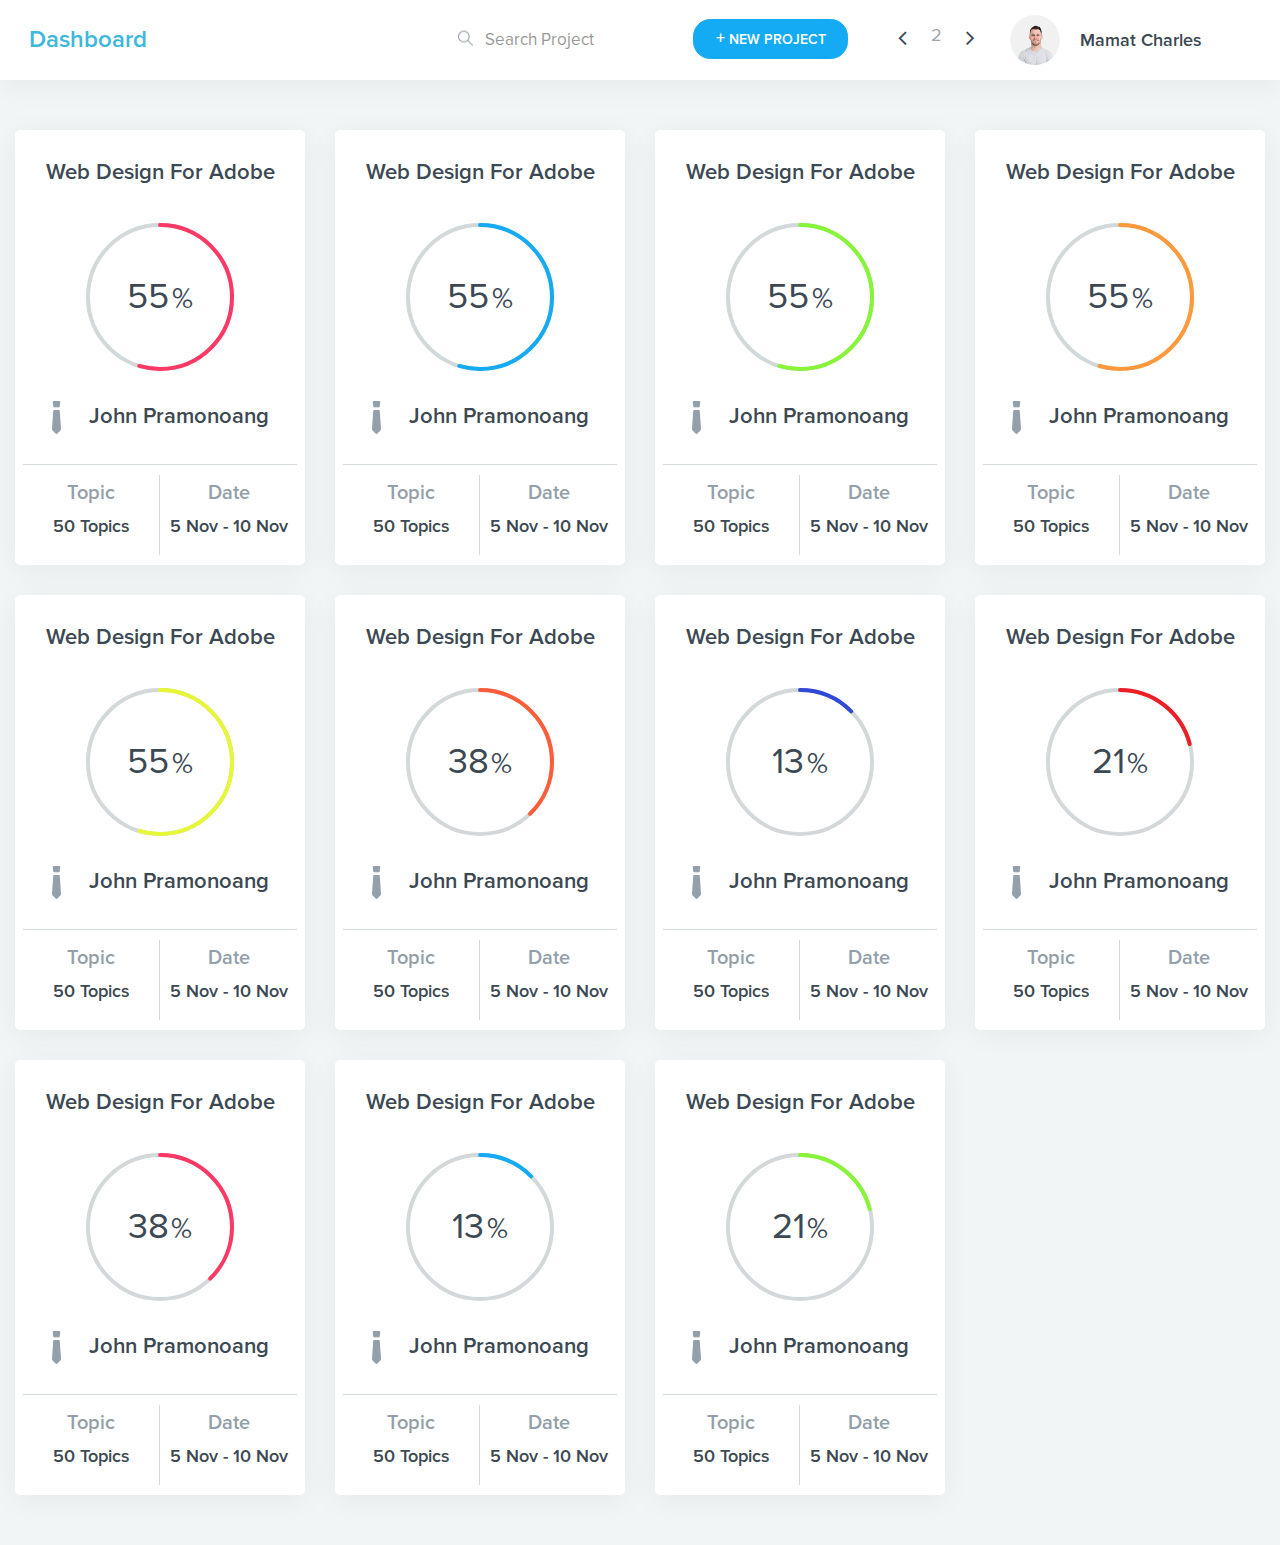
<file: index.html>
<!DOCTYPE html>
<html>
	<head>
		<meta charset="utf-8">
		<meta http-equiv="X-UA-Compatible" content="IE=edge">
		<meta name="viewport" content="width=device-width, initial-scale=1">
		<title>Dashboard</title>

		<!-- Bootstrap CSS -->
		<link rel="stylesheet" type="text/css" href="assets/css/bootstrap.min.css">

		<!-- FontAwesome CSS -->
		<link rel="stylesheet" type="text/css" href="assets/css/font-awesome.min.css">

		<!-- Custom CSS -->
		<link rel="stylesheet" type="text/css" href="assets/css/style.css">
	</head>
	<body>
		<nav class="navbar navbar-default navbar-top" role="navigation">
			<div class="container">
				<!-- Brand and toggle get grouped for better mobile display -->
				<div class="navbar-header">
					<button type="button" class="navbar-toggle" data-toggle="collapse" data-target=".navbar-ex1-collapse">
						<span class="sr-only">Toggle navigation</span>
						<span class="icon-bar"></span>
						<span class="icon-bar"></span>
						<span class="icon-bar"></span>
					</button>
					<a class="navbar-brand" href="#">Dashboard</a>
				</div>
		
				<!-- Collect the nav links, forms, and other content for toggling -->
				<div class="collapse navbar-collapse navbar-ex1-collapse">
					<ul class="nav navbar-nav navbar-right">
						<li class="project-button">
							<a href="#"><span>+</span> New Project</a>
						</li>
						<li class="menu-paginator">
							<a href="#"><i class="fa fa-angle-left"></i></a>
							<span>2</span>
							<a href="#"><i class="fa fa-angle-right"></i></a>
						</li>
						<li class="profile">
							<a href="#">
								<div class="thumbnail">
									<img src="assets/img/avatar.png" alt="">
								</div>
								<span>Mamat Charles</span>
								<div class="clearfix"></div>
							</a>
						</li>
					</ul>
					<form class="navbar-form navbar-right search-form" role="search">
						<div class="form-group">
							<input type="text" class="form-control" placeholder="Search Project">
						</div>
					</form>
				</div><!-- /.navbar-collapse -->
			</div>
		</nav>
		<section id="content">
			<div class="container">
				<div class="row box-grid">
					<div class="col-md-3">
						<div class="box">
							<h2 class="title">Web Design For Adobe</h2>
							<div class="progres">
								<span class="chart" data-percent="65" data-index="0">
									<span class="percent"></span>
								</span>
								<div class="clearfix"></div>
							</div>
							<h3 class="author">John Pramonoang</h3>
							<div class="box-body">
								<div class="box-info pull-left">
									<h4 class="title">Topic</h4>
									<span>50 Topics</span>
								</div>
								<div class="box-info pull-right no-border">
									<h4 class="title">Date</h4>
									<span>5 Nov - 10 Nov</span>
								</div>
								<div class="clearfix"></div>
							</div>
						</div>
					</div>
					<div class="col-md-3">
						<div class="box">
							<h2 class="title">Web Design For Adobe</h2>
							<div class="progres">
								<span class="chart" data-percent="65" data-index="1">
									<span class="percent"></span>
								</span>
								<div class="clearfix"></div>
							</div>
							<h3 class="author">John Pramonoang</h3>
							<div class="box-body">
								<div class="box-info pull-left">
									<h4 class="title">Topic</h4>
									<span>50 Topics</span>
								</div>
								<div class="box-info pull-right no-border">
									<h4 class="title">Date</h4>
									<span>5 Nov - 10 Nov</span>
								</div>
								<div class="clearfix"></div>
							</div>
						</div>
					</div>
					<div class="col-md-3">
						<div class="box">
							<h2 class="title">Web Design For Adobe</h2>
							<div class="progres">
								<span class="chart" data-percent="65" data-index="2">
									<span class="percent"></span>
								</span>
								<div class="clearfix"></div>
							</div>
							<h3 class="author">John Pramonoang</h3>
							<div class="box-body">
								<div class="box-info pull-left">
									<h4 class="title">Topic</h4>
									<span>50 Topics</span>
								</div>
								<div class="box-info pull-right no-border">
									<h4 class="title">Date</h4>
									<span>5 Nov - 10 Nov</span>
								</div>
								<div class="clearfix"></div>
							</div>
						</div>
					</div>
					<div class="col-md-3">
						<div class="box">
							<h2 class="title">Web Design For Adobe</h2>
							<div class="progres">
								<span class="chart" data-percent="65" data-index="3">
									<span class="percent"></span>
								</span>
								<div class="clearfix"></div>
							</div>
							<h3 class="author">John Pramonoang</h3>
							<div class="box-body">
								<div class="box-info pull-left">
									<h4 class="title">Topic</h4>
									<span>50 Topics</span>
								</div>
								<div class="box-info pull-right no-border">
									<h4 class="title">Date</h4>
									<span>5 Nov - 10 Nov</span>
								</div>
								<div class="clearfix"></div>
							</div>
						</div>
					</div>
					<div class="col-md-3">
						<div class="box">
							<h2 class="title">Web Design For Adobe</h2>
							<div class="progres">
								<span class="chart" data-percent="65" data-index="4">
									<span class="percent"></span>
								</span>
								<div class="clearfix"></div>
							</div>
							<h3 class="author">John Pramonoang</h3>
							<div class="box-body">
								<div class="box-info pull-left">
									<h4 class="title">Topic</h4>
									<span>50 Topics</span>
								</div>
								<div class="box-info pull-right no-border">
									<h4 class="title">Date</h4>
									<span>5 Nov - 10 Nov</span>
								</div>
								<div class="clearfix"></div>
							</div>
						</div>
					</div>
					<div class="col-md-3">
						<div class="box">
							<h2 class="title">Web Design For Adobe</h2>
							<div class="progres">
								<span class="chart" data-percent="45" data-index="5">
									<span class="percent"></span>
								</span>
								<div class="clearfix"></div>
							</div>
							<h3 class="author">John Pramonoang</h3>
							<div class="box-body">
								<div class="box-info pull-left">
									<h4 class="title">Topic</h4>
									<span>50 Topics</span>
								</div>
								<div class="box-info pull-right no-border">
									<h4 class="title">Date</h4>
									<span>5 Nov - 10 Nov</span>
								</div>
								<div class="clearfix"></div>
							</div>
						</div>
					</div>
					<div class="col-md-3">
						<div class="box">
							<h2 class="title">Web Design For Adobe</h2>
							<div class="progres">
								<span class="chart" data-percent="15" data-index="6">
									<span class="percent"></span>
								</span>
								<div class="clearfix"></div>
							</div>
							<h3 class="author">John Pramonoang</h3>
							<div class="box-body">
								<div class="box-info pull-left">
									<h4 class="title">Topic</h4>
									<span>50 Topics</span>
								</div>
								<div class="box-info pull-right no-border">
									<h4 class="title">Date</h4>
									<span>5 Nov - 10 Nov</span>
								</div>
								<div class="clearfix"></div>
							</div>
						</div>
					</div>
					<div class="col-md-3">
						<div class="box">
							<h2 class="title">Web Design For Adobe</h2>
							<div class="progres">
								<span class="chart" data-percent="25" data-index="7">
									<span class="percent"></span>
								</span>
								<div class="clearfix"></div>
							</div>
							<h3 class="author">John Pramonoang</h3>
							<div class="box-body">
								<div class="box-info pull-left">
									<h4 class="title">Topic</h4>
									<span>50 Topics</span>
								</div>
								<div class="box-info pull-right no-border">
									<h4 class="title">Date</h4>
									<span>5 Nov - 10 Nov</span>
								</div>
								<div class="clearfix"></div>
							</div>
						</div>
					</div>
					<div class="col-md-3">
						<div class="box">
							<h2 class="title">Web Design For Adobe</h2>
							<div class="progres">
								<span class="chart" data-percent="45" data-index="8">
									<span class="percent"></span>
								</span>
								<div class="clearfix"></div>
							</div>
							<h3 class="author">John Pramonoang</h3>
							<div class="box-body">
								<div class="box-info pull-left">
									<h4 class="title">Topic</h4>
									<span>50 Topics</span>
								</div>
								<div class="box-info pull-right no-border">
									<h4 class="title">Date</h4>
									<span>5 Nov - 10 Nov</span>
								</div>
								<div class="clearfix"></div>
							</div>
						</div>
					</div>
					<div class="col-md-3">
						<div class="box">
							<h2 class="title">Web Design For Adobe</h2>
							<div class="progres">
								<span class="chart" data-percent="15" data-index="9">
									<span class="percent"></span>
								</span>
								<div class="clearfix"></div>
							</div>
							<h3 class="author">John Pramonoang</h3>
							<div class="box-body">
								<div class="box-info pull-left">
									<h4 class="title">Topic</h4>
									<span>50 Topics</span>
								</div>
								<div class="box-info pull-right no-border">
									<h4 class="title">Date</h4>
									<span>5 Nov - 10 Nov</span>
								</div>
								<div class="clearfix"></div>
							</div>
						</div>
					</div>
					<div class="col-md-3">
						<div class="box">
							<h2 class="title">Web Design For Adobe</h2>
							<div class="progres">
								<span class="chart" data-percent="25" data-index="10">
									<span class="percent"></span>
								</span>
								<div class="clearfix"></div>
							</div>
							<h3 class="author">John Pramonoang</h3>
							<div class="box-body">
								<div class="box-info pull-left">
									<h4 class="title">Topic</h4>
									<span>50 Topics</span>
								</div>
								<div class="box-info pull-right no-border">
									<h4 class="title">Date</h4>
									<span>5 Nov - 10 Nov</span>
								</div>
								<div class="clearfix"></div>
							</div>
						</div>
					</div>
				</div>
			</div>
		</section>

		<!-- jQuery -->
		<script src="assets/js/jquery.min.js"></script>
		<!-- Bootstrap JavaScript -->
		<script src="assets/js/bootstrap.min.js"></script>
		<!-- Easy Pie Chart -->
		<script src="assets/plugins/easy-pie-chart/dist/jquery.easypiechart.min.js"></script>
		<script>
		$(function() {
			var element = $('.chart');
			var colors = ['#FD3865', '#14abf4', '#86F537', '#FF9939', '#E6F737', '#FF5C39', '#3049D7'];
			var cIndex = 0; // index for colors
			$.each(element, function(index) {
				// detect if colors index > 7 then, colors index will change the value to 0 again
				if(cIndex > 7) {
					cIndex = 0;
				}

				// start bars 
				$('.chart[data-index="'+index+'"]').easyPieChart({
					trackColor: '#d3d9db',
					barColor: colors[cIndex],
					lineWidth: 4,
					size: 148,
					scaleColor: false,
					onStep: function(from, to, percent) {
						$(this.el).find('.percent').text(Math.round(percent));
					}
				});

				cIndex++; // plus index
			});
		});
		</script>
	</body>
</html>
</file>
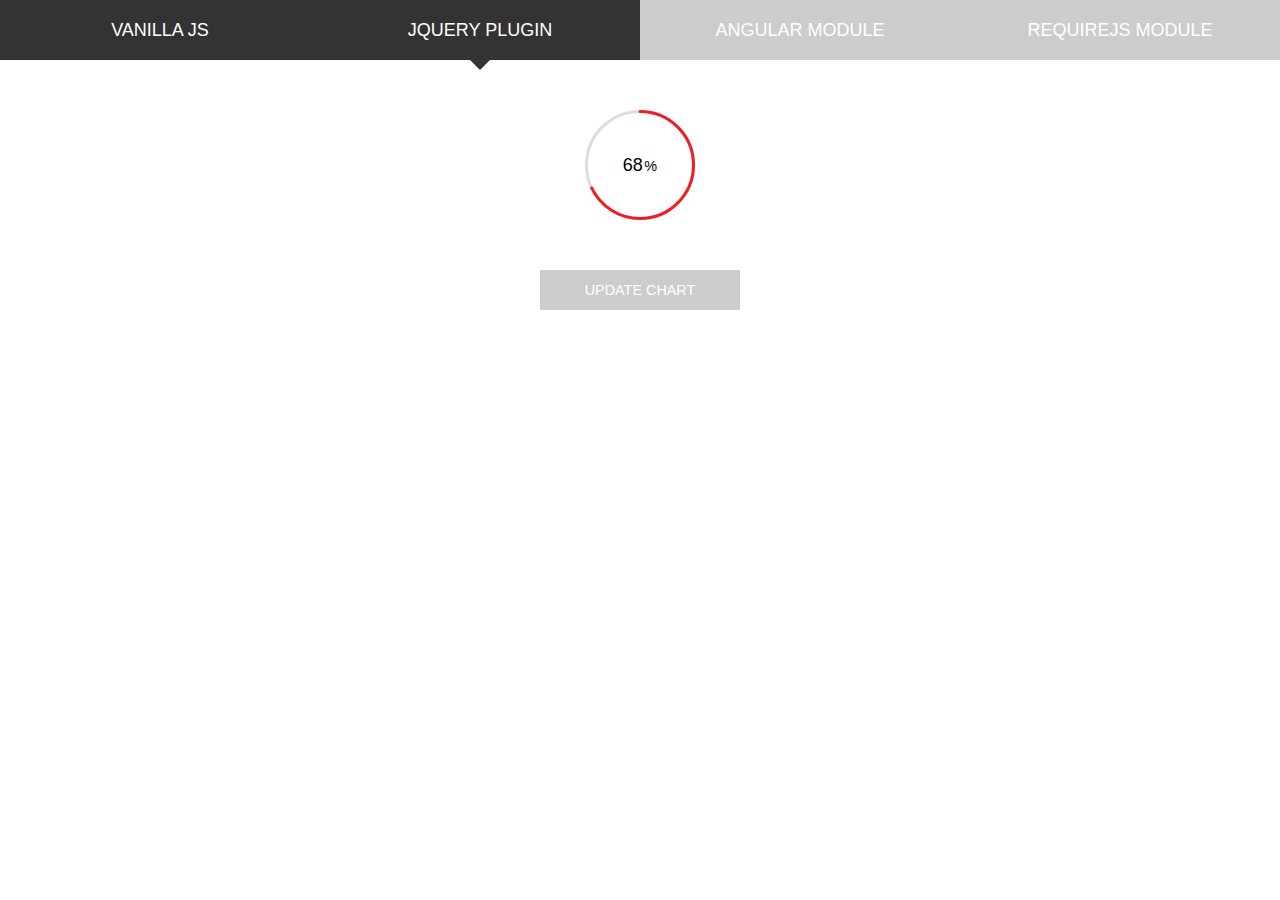
<file: assets/plugins/easy-pie-chart/demo/jquery.html>
<!doctype html>
<html lang="en">
<head>
	<meta charset="UTF-8"/>
	<title>jQuery</title>
	<meta name="viewport" content="width=device-width"/>
	<link rel="stylesheet" href="style.css"/>
</head>
<body>

	<ul>
		<li><a href="index.html">Vanilla JS</a></li>
		<li><a href="jquery.html" class="active">jQuery plugin</a></li>
		<li><a href="angular.html">Angular module</a></li>
		<li><a href="requirejs.html">RequireJS module</a></li>
	</ul>

	<span class="chart" data-percent="86">
		<span class="percent"></span>
	</span>

	<span class="btn js_update">Update chart</span>

	<script src="http://code.jquery.com/jquery-2.0.3.min.js"></script>
	<script src="../dist/jquery.easypiechart.min.js"></script>
	<script>
	$(function() {
		$('.chart').easyPieChart({
			trackColor: '#ddd',
			scaleColor: false,
			onStep: function(from, to, percent) {
				$(this.el).find('.percent').text(Math.round(percent));
			}
		});
	});
	</script>
</body>
</html>
</file>
<file: assets/css/style.css>
/*

Coded By: MangCoding Solution;
Design By: Riko Sapto Dimo;
Created At: 27/11/16;

*/

@font-face {
	font-family: 'Proxima Nova';
	src: url('../fonts/ProximaNovaRegular.otf');
	font-weight: 400;
}
@font-face {
	font-family: 'Proxima Nova';
	src: url('../fonts/ProximaNovaSemibold.otf');
	font-weight: 600;
}

html, body, div, span, applet, object, iframe,
h1, h2, h3, h4, h5, h6, p, blockquote, pre,
a, abbr, acronym, address, big, cite, code,
del, dfn, em, img, ins, kbd, q, s, samp,
small, strike, strong, sub, sup, tt, var,
b, u, i, center,
dl, dt, dd, ol, ul, li,
fieldset, form, label, legend,
table, caption, tbody, tfoot, thead, tr, th, td,
article, aside, canvas, details, embed, 
figure, figcaption, footer, header, hgroup, 
menu, nav, output, ruby, section, summary,
time, mark, audio, video {
	margin: 0;
	padding: 0;
	border: 0;
	font-size: 100%;
	font: inherit;
	vertical-align: baseline;
}
/* HTML5 display-role reset for older browsers */
article, aside, details, figcaption, figure, 
footer, header, hgroup, menu, nav, section {
	display: block;
}
body {
	line-height: 1;
	background: #f1f5f6;
}
ol, ul {
	list-style: none;
}
blockquote, q {
	quotes: none;
}
blockquote:before, blockquote:after,
q:before, q:after {
	content: '';
	content: none;
}
table {
	border-collapse: collapse;
	border-spacing: 0;
}
h1,h2,h3,h4,h5,h6 {
	font-family: 'Proxima Nova', sans-serif;
	font-weight: 600;
}


/* Container */
.navbar-top>.container {
	max-width: 1222px;
	width: auto;
}

/* Navbar */
.navbar-top {
	background: #fff;
	border: none;
	border-radius: 0;
	margin-bottom: 20px;
	box-shadow: 0px 5px 30px 0px rgba(0, 0, 0, 0.05);
}
.navbar-top li.menu-paginator>a {
	color: #3c4953;
	font-size: 24px;
	display: inline-block;
	padding: 25px 0;
	vertical-align: middle;
	border: none !important;
}
.navbar-top li.menu-paginator>span, .navbar-top li.profile>a {
	font-family: 'Proxima Nova', sans-serif;
	font-weight: 400;
	font-size: 18px;
	margin: 0px 20px;
	color: #9aa5ae;
}
.navbar-top li.project-button>a {
	background: #14abf4;
	border: 1px solid #14abf4;
	border-radius: 17.5px;
	padding: 8px 21.5px;
	margin: 19px 50px 0px 50px;
	font-family: 'Proxima Nova', sans-serif;
	font-size: 14px;
	color: #fff;
	font-weight: 600;
	text-transform: uppercase;
	transition: background .3s ease, color .3s ease;
}
.navbar-top li.project-button>a:hover, .navbar-top li.project-button>a:focus, .navbar-top li.menu-paginator>a:hover {
	border: 1px solid #14abf4;
	color: #14abf4;
}
.navbar-top li.project-button>a>span {
	font-size: 18px;
}
.navbar-top li.profile>a>.thumbnail {
	padding: 0;
	border: none;
	border-radius: 100%;
	width: 50px;
	height: 50px;
	overflow: hidden;
	float: left;
	margin: 0px 20px 0px 0px;
	vertical-align: middle;
}
.navbar-top li.profile>a {
	font-weight: 600;
	color: #3c4953;
}
.navbar-top li.profile>a>span {
	line-height: 50px;
}
.navbar-brand {
	font-family: 'Proxima Nova', sans-serif;
	font-weight: 600;
	font-size: 24px;
	margin: 30px 0 0;
	padding: 0;
	color: #3db8db !important;
}
.navbar-toggle {
	border:none;
}
.navbar-toggle>span {
	background-color: #d2d2d2 !important;
}
.navbar-toggle:hover, .navbar-toggle:focus {
	background: transparent !important;
}

/* Search Form */
.search-form {
	max-width: 185px;
	margin: 22px 0;
}
.search-form>.form-group {
	background: transparent;
	position: relative;
}
.search-form>.form-group>input {
	border-radius: 0;
	box-shadow: none;
	font-family: 'Proxima Nova';
	font-weight: 400;
	font-size: 17px;
	color: #9aa5ae;
	border: none;
}
.search-form>.form-group:before {
	content: url('../img/icon-search.png');
	width: 15px;
	font-family: FontAwesome;
	font-size: 18px;
	color: #9aa5ae;
	position: absolute;
	top: 52%;
	transform: translate(0%, -52%);
	left: -15px;
}

/* Content */
#content {
	padding-bottom: 50px;
}
#content>.container {
	max-width: 1325px;
	width: auto;
}

/* Box */
.box {
	background: #fff;
	border-radius: 5px;
	margin-top: 30px;
	box-shadow: 0px 5px 30px 0px rgba(0, 0, 0, 0.05);
}
.box>h2.title, .box>h3.author {
	padding: 32px 16px 39px 16px;
	color: #3c4953;
	font-size: 22px;
	display: block;
	text-align: center;
}
.box>h3.author {
	font-size: 22px;
	padding: 30px 16px;
}
.box>h3.author:before {
	content: url('../img/icon.png');
	margin-right: 28px;
	width: 9px;
	height: 33px;
	display: inline-block;
	vertical-align: middle;
}
.box-body:before {
	content: '';
	border-top: 1px solid #d3d9db;
	padding-bottom: 10px;
	display: block;
}
.box-body {
	padding: 0px 8px 10px 8px;
}
.box-info {
	width: 50%;
	border-right: 1px solid #d3d9db;
	box-sizing: border-box;
	text-align: center;
	padding: 8px 5px 20px 5px;
}
.box-info>h4.title {
	font-size: 20px;
	color: #939fa9;
	margin-bottom: 14px;
}
.box-info>span {
	font-size: 18px;
	font-family: 'Proxima Nova', sans-serif;
	font-weight: 600;
	color: #3c4953;
}
.no-border {
	border: none;
}

/* Easy Pie Chart */
.chart {
  position: relative;
  display: inline-block;
  width: 148px;
  height: 148px;
  text-align: center;
}
.chart canvas {
  position: absolute;
  top: 0;
  left: 0;
}
.progres {
	text-align: center;
}
.percent {
  display: inline-block;
  line-height: 148px;
  z-index: 2;
  font-size: 36px;
  font-family: 'Proxima Nova', sans-serif;
  color: #3c4953;
}
.percent:after {
  content: '%';
  margin-left: 0.1em;
  font-size: .8em;
}
</file>
<file: assets/plugins/easy-pie-chart/demo/style.css>
html,
body {
  padding: 0;
  margin: 0;
}
body {
  -webkit-font-smoothing: antialiased;
  text-align: center;
  font: 18px / 1.4 'Helvetica', 'Arial', sans-serif;
  padding-top: 60px;
}
ul {
  position: fixed;
  top: 0;
  left: 0;
  right: 0;
  margin: 0;
  padding: 0;
  height: 60px;
  background: #cccccc;
  font-size: 0;
  line-height: 0;
  letter-spacing: -0.3em;
}
li {
  position: relative;
  display: inline-block;
  vertical-align: top;
  width: 25%;
  text-align: center;
  font-size: 18px;
  line-height: 60px;
  letter-spacing: normal;
}
li a {
  display: block;
  color: #ffffff;
  text-decoration: none;
  text-transform: uppercase;
  white-space: nowrap;
}
li a:hover,
li a.active {
  background: #333333;
  color: #ffffff;
}
li a.active:after {
  content: '';
  position: absolute;
  top: 100%;
  left: 50%;
  margin-left: -10px;
  border: 10px solid;
  border-color: transparent;
  border-top-color: #333333;
}
.chart {
  position: relative;
  display: inline-block;
  width: 110px;
  height: 110px;
  margin-top: 50px;
  margin-bottom: 50px;
  text-align: center;
}
.chart canvas {
  position: absolute;
  top: 0;
  left: 0;
}
.percent {
  display: inline-block;
  line-height: 110px;
  z-index: 2;
}
.percent:after {
  content: '%';
  margin-left: 0.1em;
  font-size: .8em;
}
.angular {
  margin-top: 100px;
}
.angular .chart {
  margin-top: 0;
}
input {
  display: block;
  margin: auto;
  margin-bottom: 3em;
}
.btn {
  display: block;
  width: 200px;
  margin: 0 auto;
  padding: 10px 20px;
  background: #cccccc;
  color: #ffffff;
  text-transform: uppercase;
  cursor: pointer;
  font-size: 0.8em;
  -moz-box-sizing: border-box;
  box-sizing: border-box;
}
.btn:hover {
  background: #333333;
  color: #ffffff;
}
.span6 {
  float: left;
  width: 50%;
}
@media only screen and (max-width: 600px) {
  li {
    font-size: 14.4px;
  }
}
@media only screen and (max-width: 430px) {
  .span6 {
    float: none;
    width: 100%;
  }
  body {
    padding-top: 0;
  }
  ul {
    height: auto;
    position: static;
  }
  li {
    display: block;
    width: 100%;
  }
  li a {
    white-space: normal;
  }
  a.active:after {
    display: none;
  }
}
</file>
